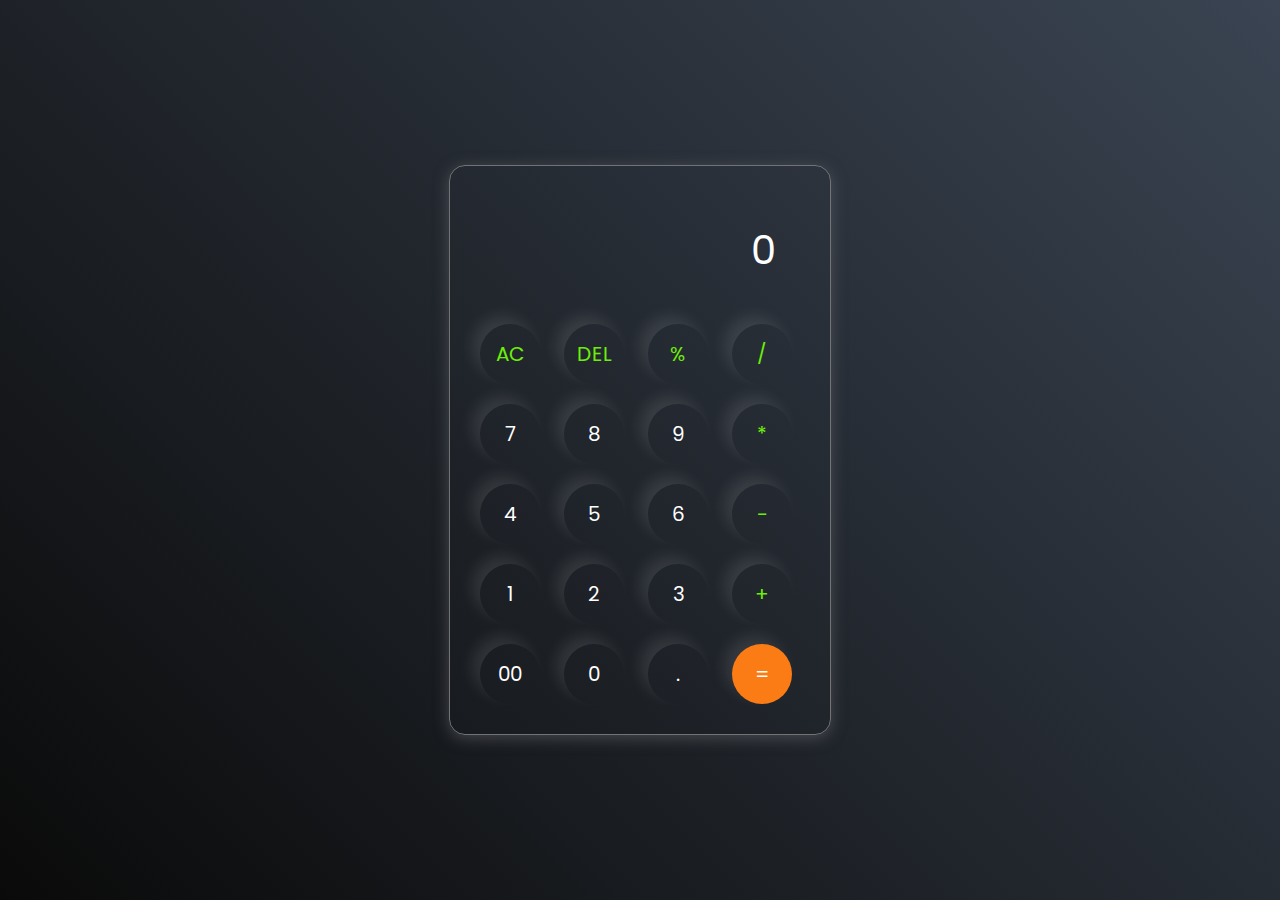
<file: Calculator.html>
<!DOCTYPE html>
<html lang="en">
  <head>
    <meta charset="UTF-8" />
    <meta http-equiv="X-UA-Compatible" content="IE=edge" />
    <meta name="viewport" content="width=device-width, initial-scale=1.0" />
    <link rel="stylesheet" href="Calculator.css" />
    <title>Calculator</title>
  </head>
  <body>
    <div class="container">
      <div class="calculator">
        <input type="text" id="inputBox" placeholder="0" />
        <div>
          <button class="button operator">AC</button>
          <button class="button operator">DEL</button>
          <button class="button operator">%</button>
          <button class="button operator">/</button>
        </div>
        <div>
          <button class="button">7</button>
          <button class="button">8</button>
          <button class="button">9</button>
          <button class="button operator">*</button>
        </div>
        <div>
          <button class="button">4</button>
          <button class="button">5</button>
          <button class="button">6</button>
          <button class="button operator">-</button>
        </div>
        <div>
          <button class="button">1</button>
          <button class="button">2</button>
          <button class="button">3</button>
          <button class="button operator">+</button>
        </div>

        <div>
          <button class="button">00</button>
          <button class="button">0</button>
          <button class="button">.</button>
          <button class="button equalBtn">=</button>
        </div>
      </div>
    </div>

    <script src="script.js"></script>
  </body>
</html>
</file>
<file: Calculator.css>
@import url('https://fonts.googleapis.com/css2?family=Poppins:wght@500&display=swap');

*{
    margin: 0;
    padding: 0;
    box-sizing: border-box;
    font-family: 'Poppins', sans-serif;
}

body{
    width: 100%;
    height: 100vh;
    display: flex;
    justify-content: center;
    align-items: center;
    background: linear-gradient(45deg, #0a0a0a, #3a4452);
}

.calculator{
    border: 1px solid #717377;
    padding: 20px;
    border-radius: 16px;
    background: transparent;
    box-shadow: 0px 3px 15px rgba(113, 115, 119, 0.5);

}

input{
    width: 320px;
    border: none;
    padding: 24px;
    margin: 10px;
    background: transparent;
    box-shadow: 0px 3px 15px rgbs(84, 84, 84, 0.1);
    font-size: 40px;
    text-align: right;
    cursor: pointer;
    color: #ffffff;
}

input::placeholder{
    color: #ffffff;
}

button{
    border: none;
    width: 60px;
    height: 60px;
    margin: 10px;
    border-radius: 50%;
    background: transparent;
    color: #ffffff;
    font-size: 20px;
    box-shadow: -8px -8px 15px rgba(255, 255, 255, 0.1);
    cursor: pointer;
}

.equalBtn{
    background-color: #fb7c14;
}

.operator{
    color: #6dee0a;
}
</file>
